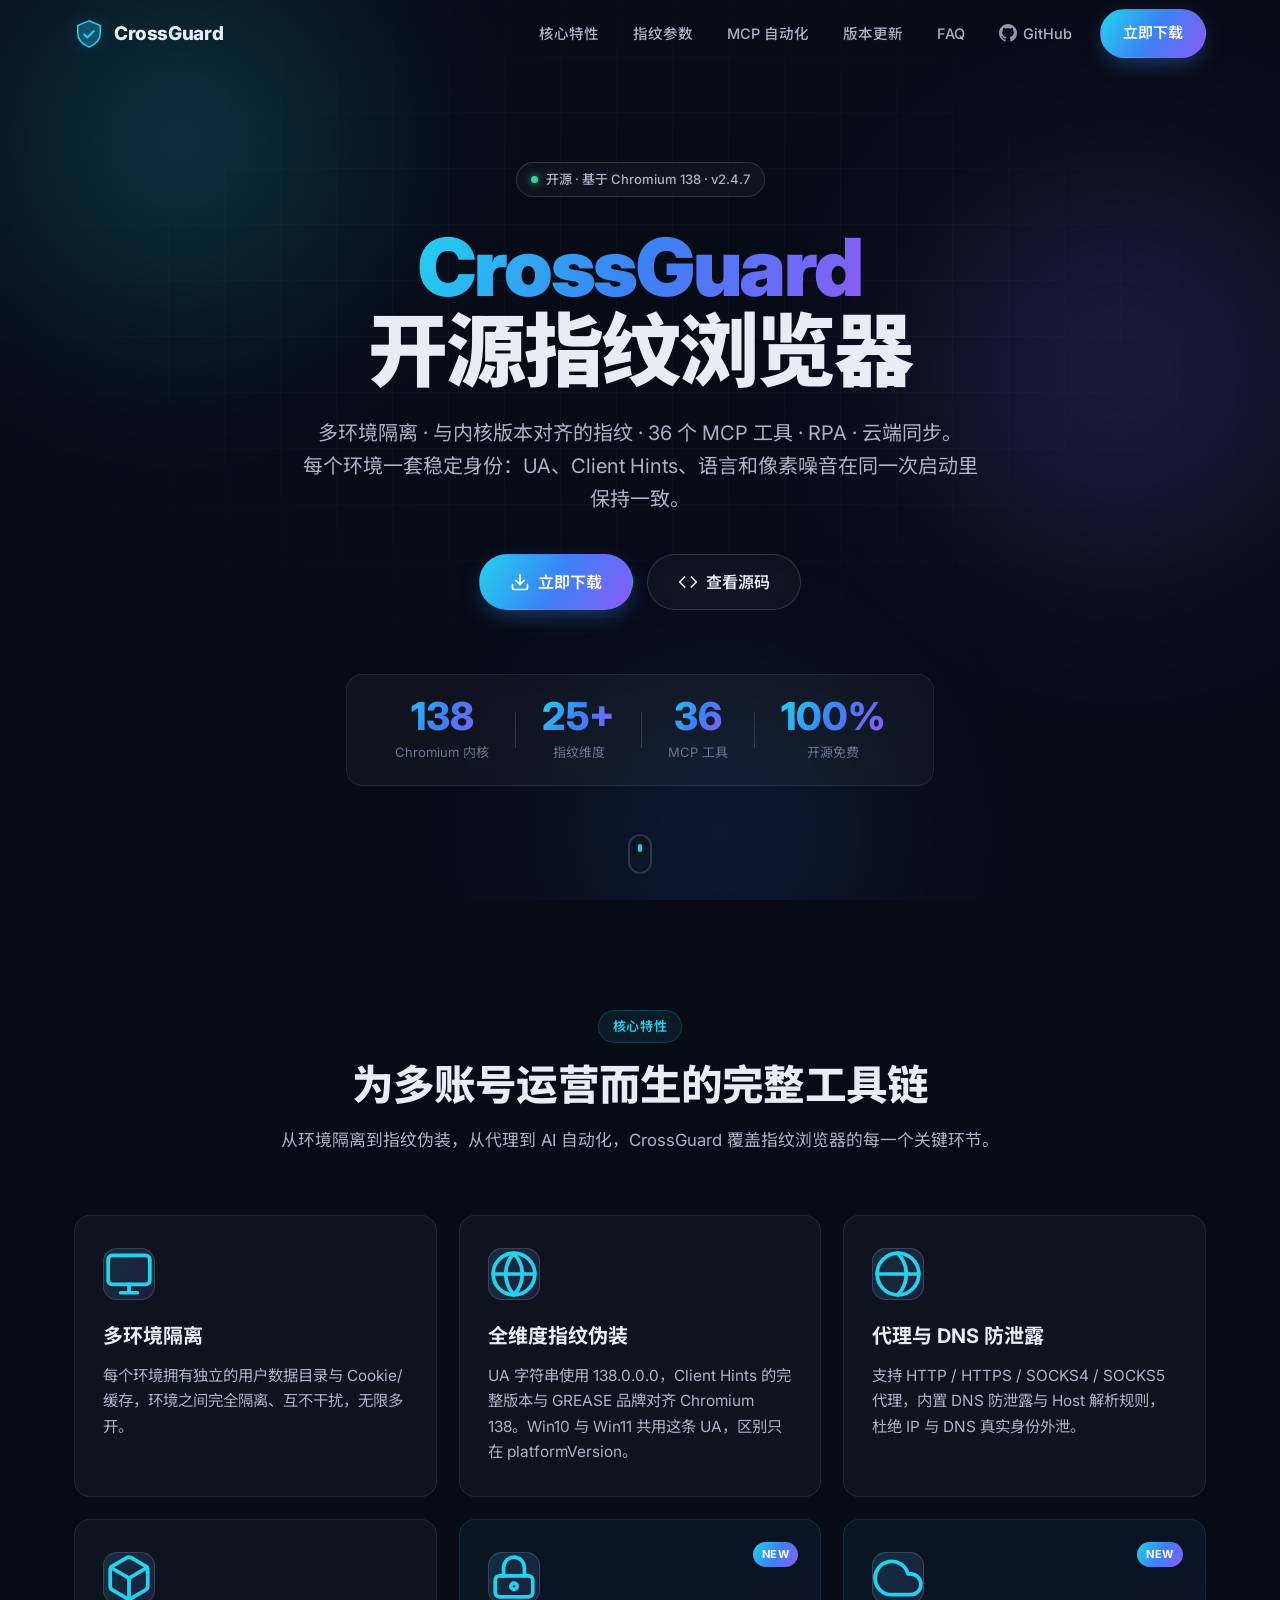
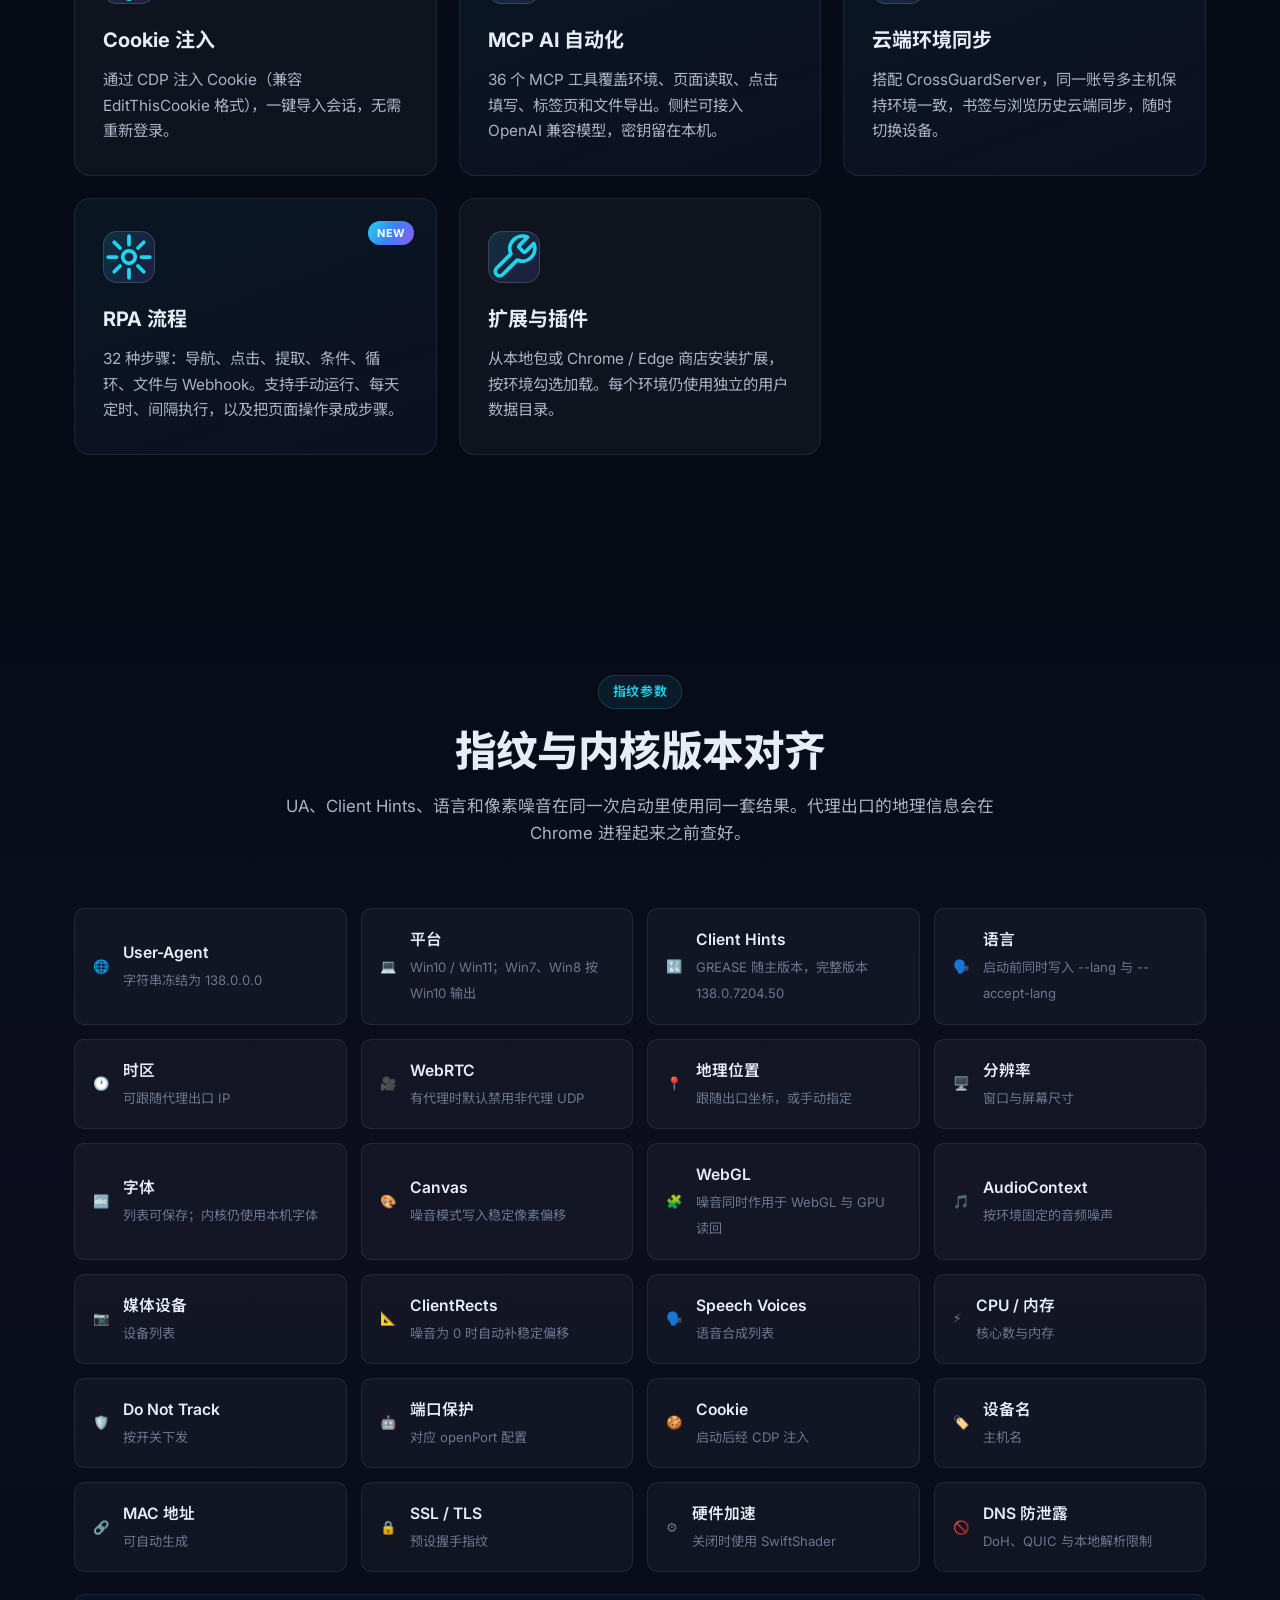
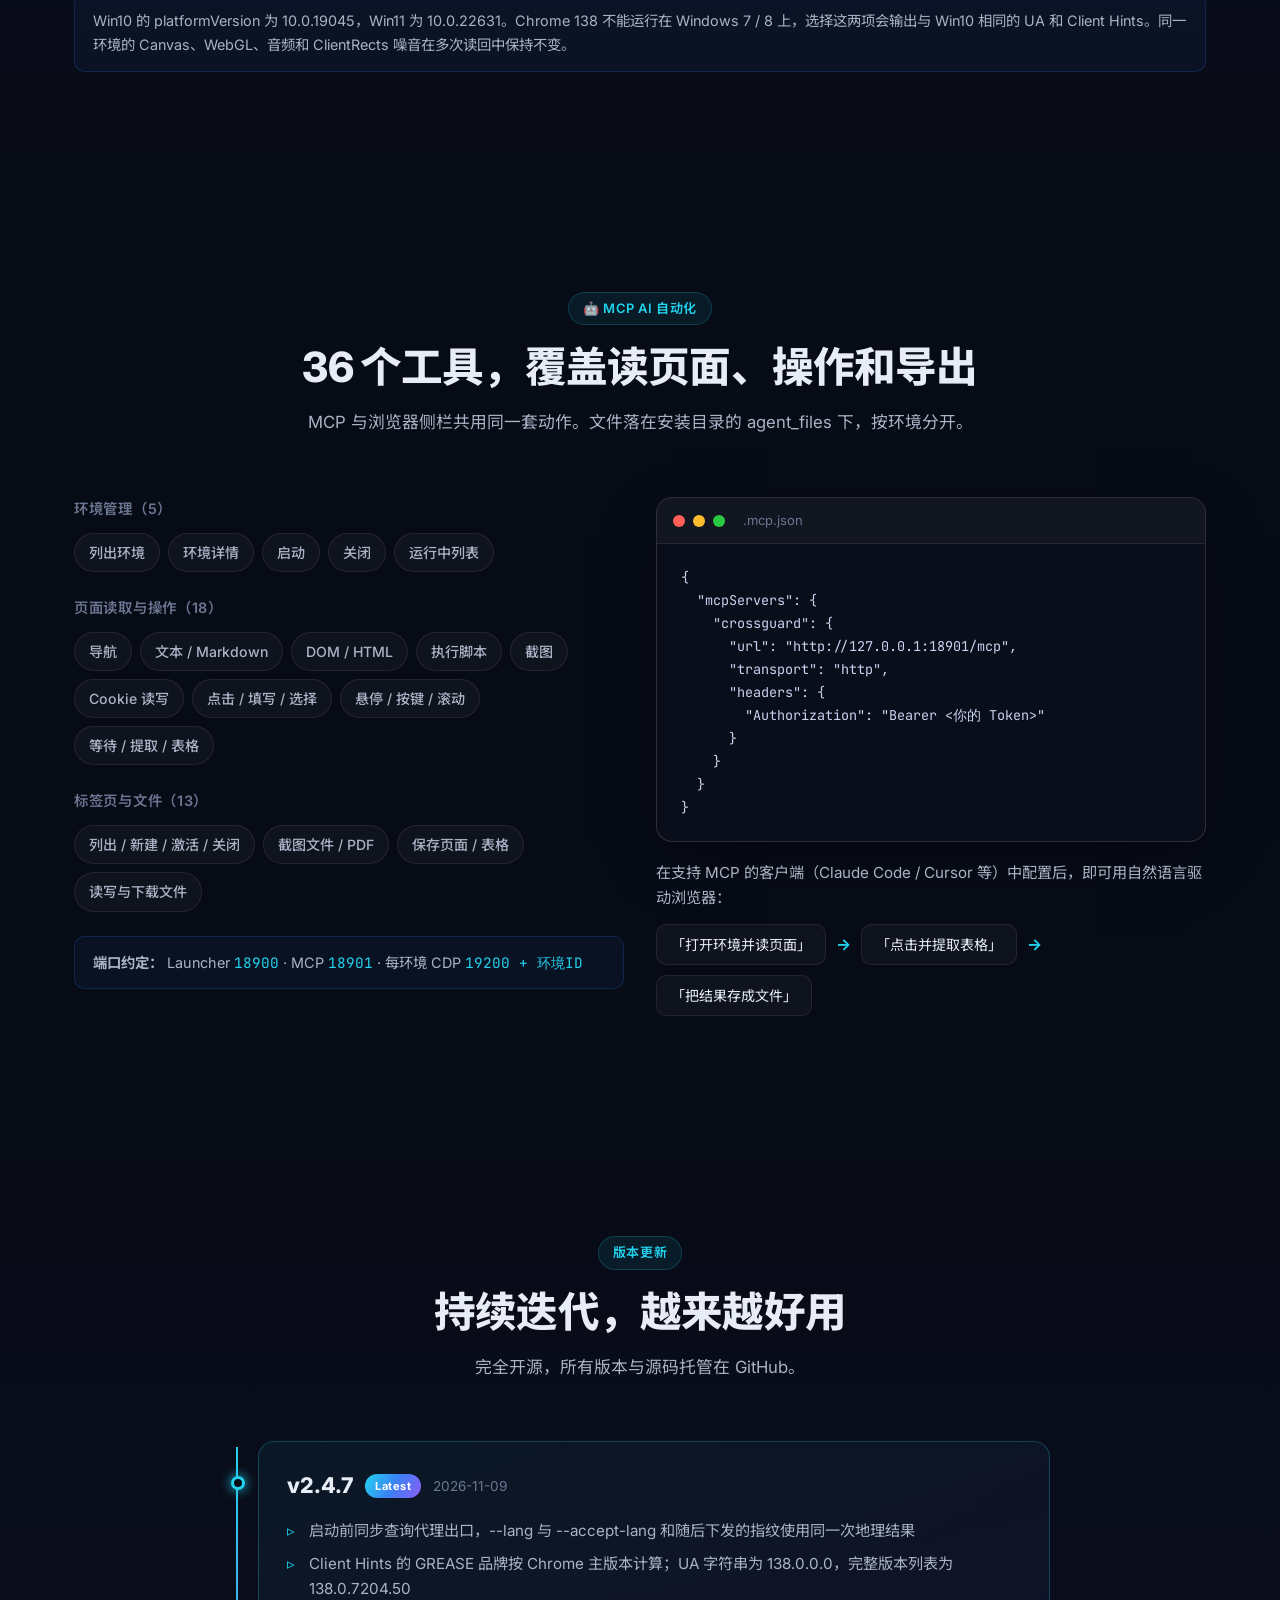
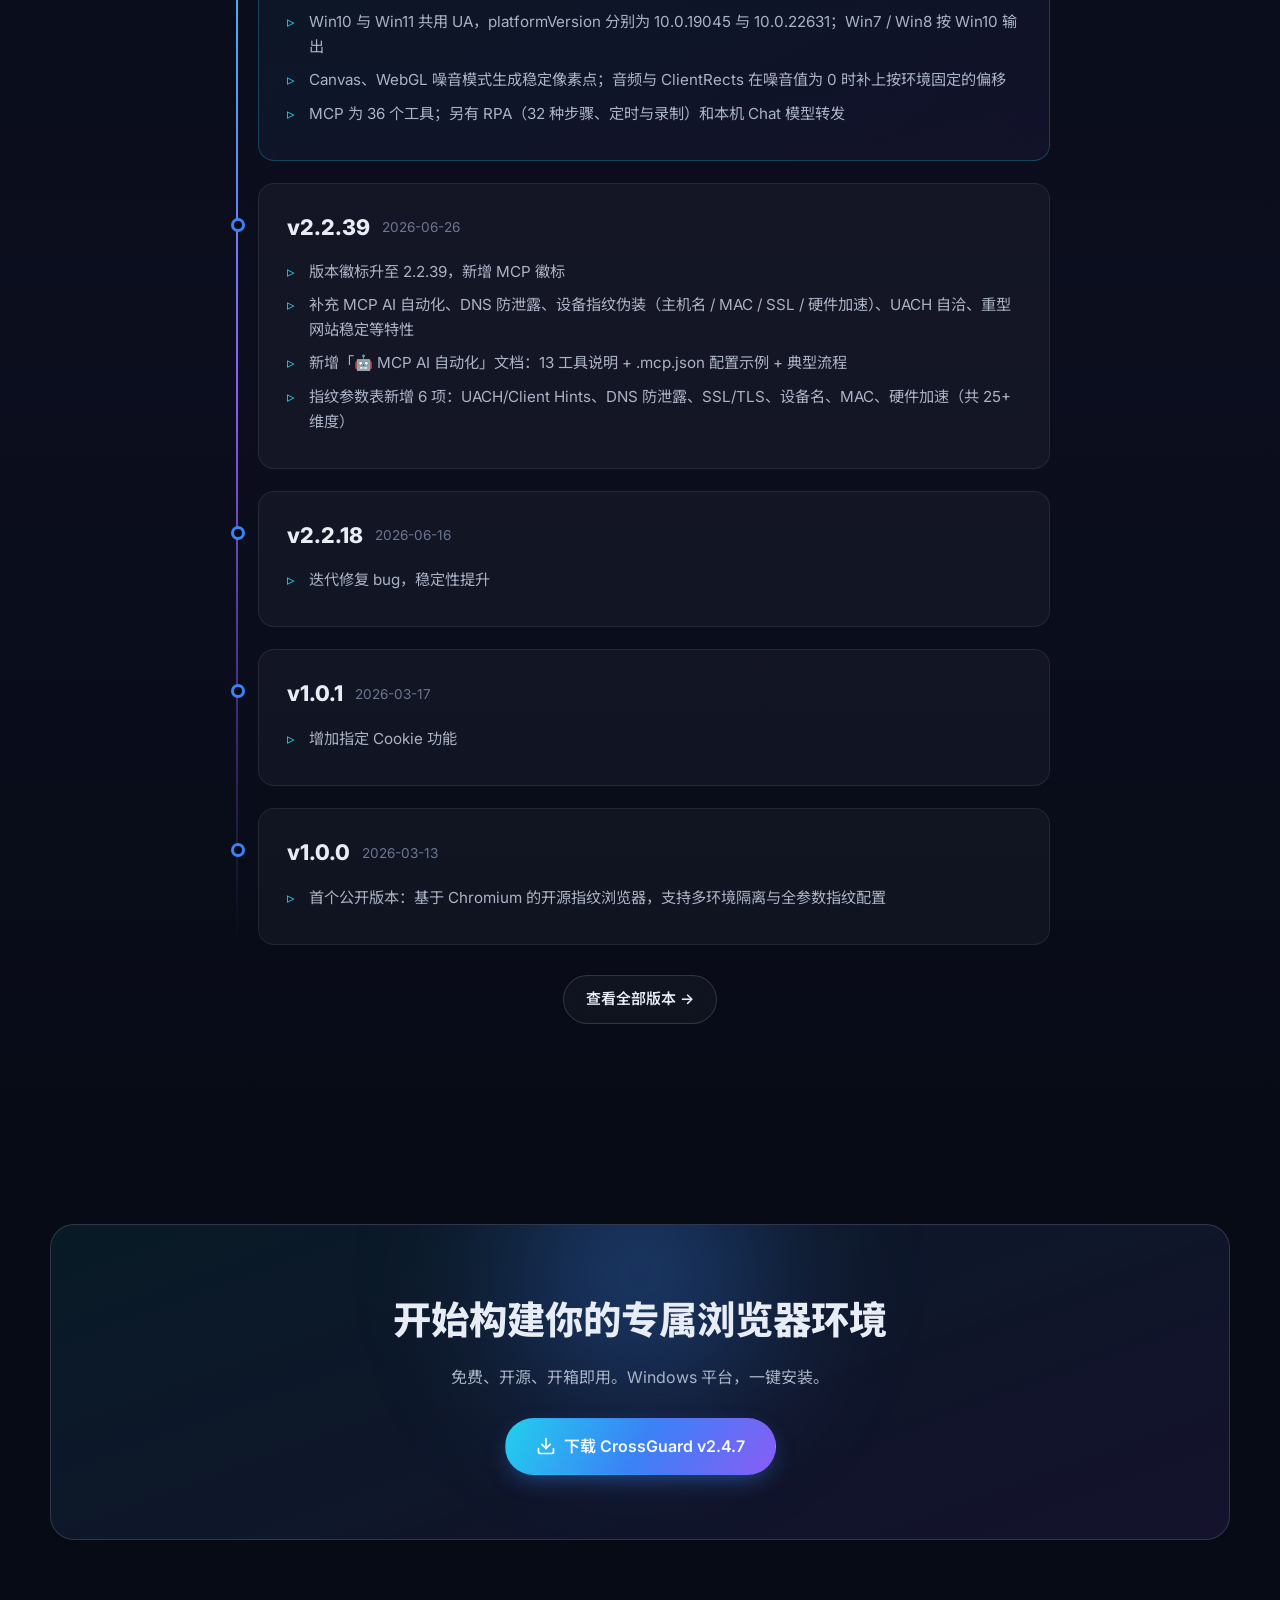
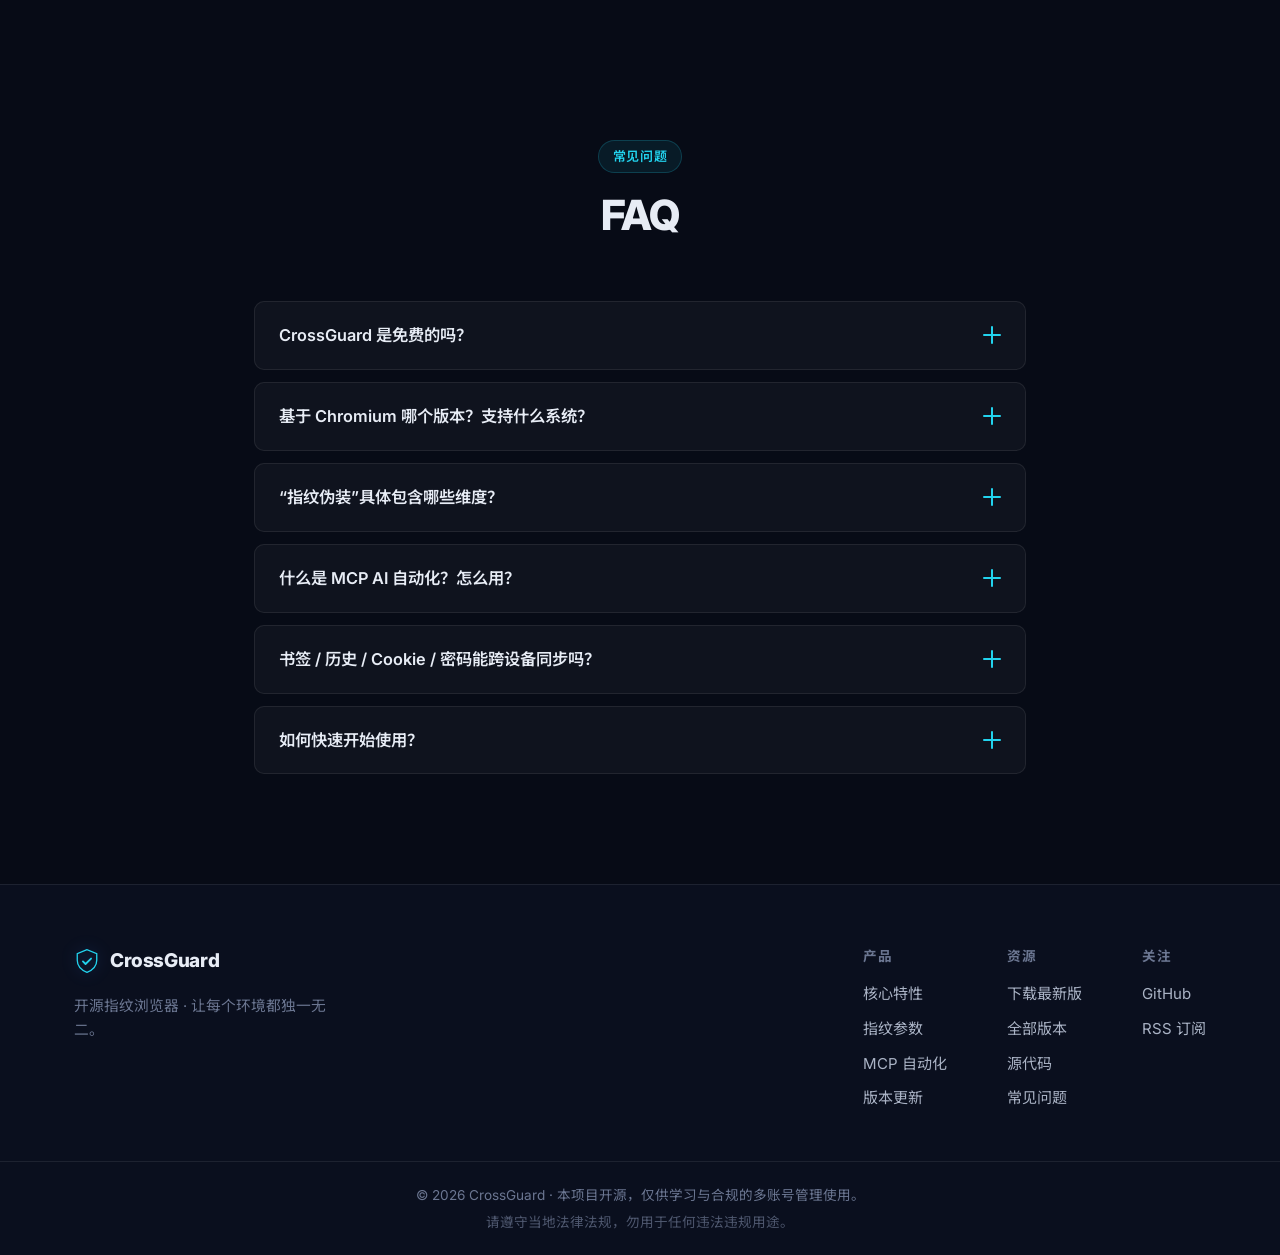
<file: index.html>
<!DOCTYPE html>
<html lang="zh-CN">
<head>
  <meta charset="UTF-8" />
  <meta name="viewport" content="width=device-width, initial-scale=1.0" />
  <title>CrossGuard — 开源指纹浏览器 | 多环境隔离 · 自洽指纹 · MCP / RPA 自动化</title>
  <meta name="description" content="CrossGuard 是一款基于 Chromium 138 的开源指纹浏览器。UA 与 Client Hints 对齐内核版本，语言在启动前按代理出口写好，Canvas / WebGL 噪音按环境固定。内置 36 个 MCP 工具、RPA 与云端环境同步。" />
  <meta name="keywords" content="CrossGuard,指纹浏览器,开源,反检测,Anti-Detect,Chromium,MCP,多开,指纹伪装" />

  <!-- Open Graph -->
  <meta property="og:title" content="CrossGuard — 开源指纹浏览器" />
  <meta property="og:description" content="基于 Chromium 138 · 多环境隔离 · UA 与 Client Hints 自洽 · 36 个 MCP 工具" />
  <meta property="og:type" content="website" />
  <meta property="og:url" content="https://github.com/sunny5156/CrossGuard" />

  <link rel="icon" type="image/svg+xml" href="assets/favicon.svg" />

  <!-- Fonts -->
  <link rel="preconnect" href="https://fonts.googleapis.com" />
  <link rel="preconnect" href="https://fonts.gstatic.com" crossorigin />
  <link href="https://fonts.googleapis.com/css2?family=Inter:wght@400;500;600;700;800;900&family=Noto+Sans+SC:wght@400;500;700;900&family=JetBrains+Mono:wght@400;500&display=swap" rel="stylesheet" />

  <link rel="stylesheet" href="css/style.css" />
</head>
<body>
  <!-- ===== Progress bar ===== -->
  <div class="scroll-progress" id="scrollProgress"></div>

  <!-- ===== Navbar ===== -->
  <header class="nav" id="nav">
    <div class="container nav-inner">
      <a href="#hero" class="brand" aria-label="CrossGuard">
        <span class="brand-logo">
          <svg viewBox="0 0 32 32" width="30" height="30" fill="none" aria-hidden="true">
            <path d="M16 2 4 7v8c0 8 5 12 12 15 7-3 12-7 12-15V7L16 2Z" fill="url(#g1)" opacity="0.25"/>
            <path d="M16 2 4 7v8c0 8 5 12 12 15 7-3 12-7 12-15V7L16 2Z" stroke="url(#g1)" stroke-width="1.6"/>
            <path d="M11 16.5l3.2 3.2L21 13" stroke="url(#g1)" stroke-width="2.2" stroke-linecap="round" stroke-linejoin="round"/>
            <defs><linearGradient id="g1" x1="4" y1="2" x2="28" y2="30"><stop stop-color="#22d3ee"/><stop offset=".5" stop-color="#3b82f6"/><stop offset="1" stop-color="#8b5cf6"/></linearGradient></defs>
          </svg>
        </span>
        <span class="brand-name">CrossGuard</span>
      </a>

      <nav class="nav-links" id="navLinks">
        <a href="#features" class="nav-link">核心特性</a>
        <a href="#fingerprint" class="nav-link">指纹参数</a>
        <a href="#mcp" class="nav-link">MCP 自动化</a>
        <a href="#releases" class="nav-link">版本更新</a>
        <a href="#faq" class="nav-link">FAQ</a>
        <a href="https://github.com/sunny5156/CrossGuard" class="nav-link nav-github" target="_blank" rel="noopener">
          <svg viewBox="0 0 16 16" width="18" height="18" fill="currentColor" aria-hidden="true"><path d="M8 0C3.58 0 0 3.58 0 8c0 3.54 2.29 6.53 5.47 7.59.4.07.55-.17.55-.38 0-.19-.01-.82-.01-1.49-2.01.37-2.53-.49-2.69-.94-.09-.23-.48-.94-.82-1.13-.28-.15-.68-.52-.01-.53.63-.01 1.08.58 1.23.82.72 1.21 1.87.87 2.33.66.07-.52.28-.87.51-1.07-1.78-.2-3.64-.89-3.64-3.95 0-.87.31-1.59.82-2.15-.08-.2-.36-1.02.08-2.12 0 0 .67-.21 2.2.82.64-.18 1.32-.27 2-.27.68 0 1.36.09 2 .27 1.53-1.04 2.2-.82 2.2-.82.44 1.1.16 1.92.08 2.12.51.56.82 1.27.82 2.15 0 3.07-1.87 3.75-3.65 3.95.29.25.54.73.54 1.48 0 1.07-.01 1.93-.01 2.2 0 .21.15.46.55.38A8.01 8.01 0 0 0 16 8c0-4.42-3.58-8-8-8Z"/></svg>
          GitHub
        </a>
        <a href="https://github.com/sunny5156/CrossGuard/releases/latest" class="btn btn-primary nav-cta" target="_blank" rel="noopener">立即下载</a>
      </nav>

      <button class="nav-toggle" id="navToggle" aria-label="菜单" aria-expanded="false">
        <span></span><span></span><span></span>
      </button>
    </div>
  </header>

  <!-- ===== Hero ===== -->
  <section class="hero" id="hero">
    <div class="hero-bg" aria-hidden="true">
      <div class="grid-overlay"></div>
      <div class="glow glow-1"></div>
      <div class="glow glow-2"></div>
      <div class="glow glow-3"></div>
    </div>
    <div class="container hero-inner">
      <span class="badge reveal">
        <span class="dot"></span> 开源 · 基于 Chromium 138 · v2.4.7
      </span>
      <h1 class="hero-title reveal">
        <span class="gradient-text">CrossGuard</span><br />
        开源指纹浏览器
      </h1>
      <p class="hero-sub reveal">
        多环境隔离 · 与内核版本对齐的指纹 · 36 个 MCP 工具 · RPA · 云端同步。<br />
        每个环境一套稳定身份：UA、Client Hints、语言和像素噪音在同一次启动里保持一致。
      </p>
      <div class="hero-cta reveal">
        <a href="https://github.com/sunny5156/CrossGuard/releases/latest" class="btn btn-primary btn-lg" target="_blank" rel="noopener">
          <svg viewBox="0 0 24 24" width="20" height="20" fill="none" stroke="currentColor" stroke-width="2" stroke-linecap="round" stroke-linejoin="round" aria-hidden="true"><path d="M21 15v4a2 2 0 0 1-2 2H5a2 2 0 0 1-2-2v-4"/><polyline points="7 10 12 15 17 10"/><line x1="12" y1="15" x2="12" y2="3"/></svg>
          立即下载
        </a>
        <a href="https://github.com/sunny5156/CrossGuard" class="btn btn-ghost btn-lg" target="_blank" rel="noopener">
          <svg viewBox="0 0 24 24" width="20" height="20" fill="none" stroke="currentColor" stroke-width="2" stroke-linecap="round" stroke-linejoin="round" aria-hidden="true"><polyline points="16 18 22 12 16 6"/><polyline points="8 6 2 12 8 18"/></svg>
          查看源码
        </a>
      </div>

      <div class="hero-stats reveal">
        <div class="stat"><div class="stat-num" data-target="138">0</div><div class="stat-label">Chromium 内核</div></div>
        <div class="stat-divider"></div>
        <div class="stat"><div class="stat-num" data-target="25" data-suffix="+">0</div><div class="stat-label">指纹维度</div></div>
        <div class="stat-divider"></div>
        <div class="stat"><div class="stat-num" data-target="36">0</div><div class="stat-label">MCP 工具</div></div>
        <div class="stat-divider"></div>
        <div class="stat"><div class="stat-num" data-target="100" data-suffix="%">0</div><div class="stat-label">开源免费</div></div>
      </div>
    </div>
    <div class="hero-scroll" aria-hidden="true">
      <span></span>
    </div>
  </section>

  <!-- ===== Features ===== -->
  <section class="section" id="features">
    <div class="container">
      <div class="section-head reveal">
        <span class="section-tag">核心特性</span>
        <h2 class="section-title">为多账号运营而生的完整工具链</h2>
        <p class="section-desc">从环境隔离到指纹伪装，从代理到 AI 自动化，CrossGuard 覆盖指纹浏览器的每一个关键环节。</p>
      </div>

      <div class="features-grid">
        <article class="feature-card reveal">
          <div class="feature-icon">
            <svg viewBox="0 0 24 24" fill="none" stroke="currentColor" stroke-width="1.8" stroke-linecap="round" stroke-linejoin="round"><rect x="2" y="3" width="20" height="14" rx="2"/><path d="M8 21h8M12 17v4"/></svg>
          </div>
          <h3>多环境隔离</h3>
          <p>每个环境拥有独立的用户数据目录与 Cookie/缓存，环境之间完全隔离、互不干扰，无限多开。</p>
        </article>

        <article class="feature-card reveal">
          <div class="feature-icon">
            <svg viewBox="0 0 24 24" fill="none" stroke="currentColor" stroke-width="1.8" stroke-linecap="round" stroke-linejoin="round"><circle cx="12" cy="12" r="10"/><path d="M2 12h20M12 2a15.3 15.3 0 0 1 4 10 15.3 15.3 0 0 1-4 10 15.3 15.3 0 0 1-4-10 15.3 15.3 0 0 1 4-10z"/></svg>
          </div>
          <h3>全维度指纹伪装</h3>
          <p>UA 字符串使用 138.0.0.0，Client Hints 的完整版本与 GREASE 品牌对齐 Chromium 138。Win10 与 Win11 共用这条 UA，区别只在 platformVersion。</p>
        </article>

        <article class="feature-card reveal">
          <div class="feature-icon">
            <svg viewBox="0 0 24 24" fill="none" stroke="currentColor" stroke-width="1.8" stroke-linecap="round" stroke-linejoin="round"><path d="M12 2a10 10 0 1 0 10 10A10 10 0 0 0 12 2z"/><path d="M2 12h20"/><path d="M12 2a15.3 15.3 0 0 1 4 10 15.3 15.3 0 0 1-4 10"/></svg>
          </div>
          <h3>代理与 DNS 防泄露</h3>
          <p>支持 HTTP / HTTPS / SOCKS4 / SOCKS5 代理，内置 DNS 防泄露与 Host 解析规则，杜绝 IP 与 DNS 真实身份外泄。</p>
        </article>

        <article class="feature-card reveal">
          <div class="feature-icon">
            <svg viewBox="0 0 24 24" fill="none" stroke="currentColor" stroke-width="1.8" stroke-linecap="round" stroke-linejoin="round"><path d="M21 16V8a2 2 0 0 0-1-1.73l-7-4a2 2 0 0 0-2 0l-7 4A2 2 0 0 0 3 8v8a2 2 0 0 0 1 1.73l7 4a2 2 0 0 0 2 0l7-4A2 2 0 0 0 21 16z"/><path d="M3.27 6.96 12 12.01l8.73-5.05M12 22.08V12"/></svg>
          </div>
          <h3>Cookie 注入</h3>
          <p>通过 CDP 注入 Cookie（兼容 EditThisCookie 格式），一键导入会话，无需重新登录。</p>
        </article>

        <article class="feature-card reveal highlight">
          <div class="feature-icon">
            <svg viewBox="0 0 24 24" fill="none" stroke="currentColor" stroke-width="1.8" stroke-linecap="round" stroke-linejoin="round"><rect x="3" y="11" width="18" height="10" rx="2"/><path d="M7 11V7a5 5 0 0 1 10 0v4"/><circle cx="12" cy="16" r="1.5"/></svg>
          </div>
          <span class="card-tag">NEW</span>
          <h3>MCP AI 自动化</h3>
          <p>36 个 MCP 工具覆盖环境、页面读取、点击填写、标签页和文件导出。侧栏可接入 OpenAI 兼容模型，密钥留在本机。</p>
        </article>

        <article class="feature-card reveal highlight">
          <div class="feature-icon">
            <svg viewBox="0 0 24 24" fill="none" stroke="currentColor" stroke-width="1.8" stroke-linecap="round" stroke-linejoin="round"><path d="M18 10h-1.26A8 8 0 1 0 9 20h9a5 5 0 0 0 0-10z"/></svg>
          </div>
          <span class="card-tag">NEW</span>
          <h3>云端环境同步</h3>
          <p>搭配 CrossGuardServer，同一账号多主机保持环境一致，书签与浏览历史云端同步，随时切换设备。</p>
        </article>

        <article class="feature-card reveal highlight">
          <div class="feature-icon">
            <svg viewBox="0 0 24 24" fill="none" stroke="currentColor" stroke-width="1.8" stroke-linecap="round" stroke-linejoin="round"><path d="M12 2v4M12 18v4M4.9 4.9l2.8 2.8M16.3 16.3l2.8 2.8M2 12h4M18 12h4M4.9 19.1l2.8-2.8M16.3 7.7l2.8-2.8"/><circle cx="12" cy="12" r="3"/></svg>
          </div>
          <span class="card-tag">NEW</span>
          <h3>RPA 流程</h3>
          <p>32 种步骤：导航、点击、提取、条件、循环、文件与 Webhook。支持手动运行、每天定时、间隔执行，以及把页面操作录成步骤。</p>
        </article>

        <article class="feature-card reveal">
          <div class="feature-icon">
            <svg viewBox="0 0 24 24" fill="none" stroke="currentColor" stroke-width="1.8" stroke-linecap="round" stroke-linejoin="round"><path d="M14.7 6.3a1 1 0 0 0 0 1.4l1.6 1.6a1 1 0 0 0 1.4 0l3.77-3.77a6 6 0 0 1-7.94 7.94l-6.91 6.91a2.12 2.12 0 0 1-3-3l6.91-6.91a6 6 0 0 1 7.94-7.94l-3.76 3.76z"/></svg>
          </div>
          <h3>扩展与插件</h3>
          <p>从本地包或 Chrome / Edge 商店安装扩展，按环境勾选加载。每个环境仍使用独立的用户数据目录。</p>
        </article>
      </div>
    </div>
  </section>

  <!-- ===== Fingerprint params ===== -->
  <section class="section section-alt" id="fingerprint">
    <div class="container">
      <div class="section-head reveal">
        <span class="section-tag">指纹参数</span>
        <h2 class="section-title">指纹与内核版本对齐</h2>
        <p class="section-desc">UA、Client Hints、语言和像素噪音在同一次启动里使用同一套结果。代理出口的地理信息会在 Chrome 进程起来之前查好。</p>
      </div>

      <div class="fp-grid">
        <div class="fp-item reveal"><span class="fp-ico">🌐</span><div><strong>User-Agent</strong><span>字符串冻结为 138.0.0.0</span></div></div>
        <div class="fp-item reveal"><span class="fp-ico">💻</span><div><strong>平台</strong><span>Win10 / Win11；Win7、Win8 按 Win10 输出</span></div></div>
        <div class="fp-item reveal"><span class="fp-ico">🔣</span><div><strong>Client Hints</strong><span>GREASE 随主版本，完整版本 138.0.7204.50</span></div></div>
        <div class="fp-item reveal"><span class="fp-ico">🗣️</span><div><strong>语言</strong><span>启动前同时写入 --lang 与 --accept-lang</span></div></div>
        <div class="fp-item reveal"><span class="fp-ico">🕐</span><div><strong>时区</strong><span>可跟随代理出口 IP</span></div></div>
        <div class="fp-item reveal"><span class="fp-ico">🎥</span><div><strong>WebRTC</strong><span>有代理时默认禁用非代理 UDP</span></div></div>
        <div class="fp-item reveal"><span class="fp-ico">📍</span><div><strong>地理位置</strong><span>跟随出口坐标，或手动指定</span></div></div>
        <div class="fp-item reveal"><span class="fp-ico">🖥️</span><div><strong>分辨率</strong><span>窗口与屏幕尺寸</span></div></div>
        <div class="fp-item reveal"><span class="fp-ico">🔤</span><div><strong>字体</strong><span>列表可保存；内核仍使用本机字体</span></div></div>
        <div class="fp-item reveal"><span class="fp-ico">🎨</span><div><strong>Canvas</strong><span>噪音模式写入稳定像素偏移</span></div></div>
        <div class="fp-item reveal"><span class="fp-ico">🧩</span><div><strong>WebGL</strong><span>噪音同时作用于 WebGL 与 GPU 读回</span></div></div>
        <div class="fp-item reveal"><span class="fp-ico">🎵</span><div><strong>AudioContext</strong><span>按环境固定的音频噪声</span></div></div>
        <div class="fp-item reveal"><span class="fp-ico">📷</span><div><strong>媒体设备</strong><span>设备列表</span></div></div>
        <div class="fp-item reveal"><span class="fp-ico">📐</span><div><strong>ClientRects</strong><span>噪音为 0 时自动补稳定偏移</span></div></div>
        <div class="fp-item reveal"><span class="fp-ico">🗣️</span><div><strong>Speech Voices</strong><span>语音合成列表</span></div></div>
        <div class="fp-item reveal"><span class="fp-ico">⚡</span><div><strong>CPU / 内存</strong><span>核心数与内存</span></div></div>
        <div class="fp-item reveal"><span class="fp-ico">🛡️</span><div><strong>Do Not Track</strong><span>按开关下发</span></div></div>
        <div class="fp-item reveal"><span class="fp-ico">🤖</span><div><strong>端口保护</strong><span>对应 openPort 配置</span></div></div>
        <div class="fp-item reveal"><span class="fp-ico">🍪</span><div><strong>Cookie</strong><span>启动后经 CDP 注入</span></div></div>
        <div class="fp-item reveal"><span class="fp-ico">🏷️</span><div><strong>设备名</strong><span>主机名</span></div></div>
        <div class="fp-item reveal"><span class="fp-ico">🔗</span><div><strong>MAC 地址</strong><span>可自动生成</span></div></div>
        <div class="fp-item reveal"><span class="fp-ico">🔒</span><div><strong>SSL / TLS</strong><span>预设握手指纹</span></div></div>
        <div class="fp-item reveal"><span class="fp-ico">⚙️</span><div><strong>硬件加速</strong><span>关闭时使用 SwiftShader</span></div></div>
        <div class="fp-item reveal"><span class="fp-ico">🚫</span><div><strong>DNS 防泄露</strong><span>DoH、QUIC 与本地解析限制</span></div></div>
      </div>
      <p class="mcp-note reveal" style="margin-top:22px">Win10 的 platformVersion 为 10.0.19045，Win11 为 10.0.22631。Chrome 138 不能运行在 Windows 7 / 8 上，选择这两项会输出与 Win10 相同的 UA 和 Client Hints。同一环境的 Canvas、WebGL、音频和 ClientRects 噪音在多次读回中保持不变。</p>
    </div>
  </section>

  <!-- ===== MCP ===== -->
  <section class="section" id="mcp">
    <div class="container">
      <div class="section-head reveal">
        <span class="section-tag">🤖 MCP AI 自动化</span>
        <h2 class="section-title">36 个工具，覆盖读页面、操作和导出</h2>
        <p class="section-desc">MCP 与浏览器侧栏共用同一套动作。文件落在安装目录的 agent_files 下，按环境分开。</p>
      </div>

      <div class="mcp-layout">
        <div class="mcp-left reveal">
          <div class="mcp-tools">
            <div class="mcp-tool-group">
              <h4>环境管理（5）</h4>
              <div class="chips">
                <span class="chip">列出环境</span>
                <span class="chip">环境详情</span>
                <span class="chip">启动</span>
                <span class="chip">关闭</span>
                <span class="chip">运行中列表</span>
              </div>
            </div>
            <div class="mcp-tool-group">
              <h4>页面读取与操作（18）</h4>
              <div class="chips">
                <span class="chip">导航</span>
                <span class="chip">文本 / Markdown</span>
                <span class="chip">DOM / HTML</span>
                <span class="chip">执行脚本</span>
                <span class="chip">截图</span>
                <span class="chip">Cookie 读写</span>
                <span class="chip">点击 / 填写 / 选择</span>
                <span class="chip">悬停 / 按键 / 滚动</span>
                <span class="chip">等待 / 提取 / 表格</span>
              </div>
            </div>
            <div class="mcp-tool-group">
              <h4>标签页与文件（13）</h4>
              <div class="chips">
                <span class="chip">列出 / 新建 / 激活 / 关闭</span>
                <span class="chip">截图文件 / PDF</span>
                <span class="chip">保存页面 / 表格</span>
                <span class="chip">读写与下载文件</span>
              </div>
            </div>
          </div>
          <div class="mcp-note">
            <strong>端口约定：</strong>
            Launcher <code>18900</code> · MCP <code>18901</code> · 每环境 CDP <code>19200 + 环境ID</code>
          </div>
        </div>

        <div class="mcp-right reveal">
          <div class="code-card">
            <div class="code-head">
              <span class="code-dot red"></span><span class="code-dot yellow"></span><span class="code-dot green"></span>
              <span class="code-name">.mcp.json</span>
            </div>
<pre class="code-body"><code>{
  "mcpServers": {
    "crossguard": {
      "url": "http://127.0.0.1:18901/mcp",
      "transport": "http",
      "headers": {
        "Authorization": "Bearer &lt;你的 Token&gt;"
      }
    }
  }
}</code></pre>
          </div>
          <p class="mcp-caption">在支持 MCP 的客户端（Claude Code / Cursor 等）中配置后，即可用自然语言驱动浏览器：</p>
          <div class="mcp-flow">
            <span class="flow-step">「打开环境并读页面」</span>
            <span class="flow-arrow">→</span>
            <span class="flow-step">「点击并提取表格」</span>
            <span class="flow-arrow">→</span>
            <span class="flow-step">「把结果存成文件」</span>
          </div>
        </div>
      </div>
    </div>
  </section>

  <!-- ===== Releases ===== -->
  <section class="section section-alt" id="releases">
    <div class="container">
      <div class="section-head reveal">
        <span class="section-tag">版本更新</span>
        <h2 class="section-title">持续迭代，越来越好用</h2>
        <p class="section-desc">完全开源，所有版本与源码托管在 GitHub。</p>
      </div>

      <div class="timeline">
        <div class="release reveal latest">
          <div class="release-meta">
            <span class="ver">v2.4.7</span>
            <span class="tag-latest">Latest</span>
            <span class="date">2026-11-09</span>
          </div>
          <ul class="release-notes">
            <li>启动前同步查询代理出口，--lang 与 --accept-lang 和随后下发的指纹使用同一次地理结果</li>
            <li>Client Hints 的 GREASE 品牌按 Chrome 主版本计算；UA 字符串为 138.0.0.0，完整版本列表为 138.0.7204.50</li>
            <li>Win10 与 Win11 共用 UA，platformVersion 分别为 10.0.19045 与 10.0.22631；Win7 / Win8 按 Win10 输出</li>
            <li>Canvas、WebGL 噪音模式生成稳定像素点；音频与 ClientRects 在噪音值为 0 时补上按环境固定的偏移</li>
            <li>MCP 为 36 个工具；另有 RPA（32 种步骤、定时与录制）和本机 Chat 模型转发</li>
          </ul>
        </div>

        <div class="release reveal">
          <div class="release-meta">
            <span class="ver">v2.2.39</span>
            <span class="date">2026-06-26</span>
          </div>
          <ul class="release-notes">
            <li>版本徽标升至 2.2.39，新增 MCP 徽标</li>
            <li>补充 MCP AI 自动化、DNS 防泄露、设备指纹伪装（主机名 / MAC / SSL / 硬件加速）、UACH 自洽、重型网站稳定等特性</li>
            <li>新增「🤖 MCP AI 自动化」文档：13 工具说明 + .mcp.json 配置示例 + 典型流程</li>
            <li>指纹参数表新增 6 项：UACH/Client Hints、DNS 防泄露、SSL/TLS、设备名、MAC、硬件加速（共 25+ 维度）</li>
          </ul>
        </div>

        <div class="release reveal">
          <div class="release-meta">
            <span class="ver">v2.2.18</span>
            <span class="date">2026-06-16</span>
          </div>
          <ul class="release-notes">
            <li>迭代修复 bug，稳定性提升</li>
          </ul>
        </div>

        <div class="release reveal">
          <div class="release-meta">
            <span class="ver">v1.0.1</span>
            <span class="date">2026-03-17</span>
          </div>
          <ul class="release-notes">
            <li>增加指定 Cookie 功能</li>
          </ul>
        </div>

        <div class="release reveal">
          <div class="release-meta">
            <span class="ver">v1.0.0</span>
            <span class="date">2026-03-13</span>
          </div>
          <ul class="release-notes">
            <li>首个公开版本：基于 Chromium 的开源指纹浏览器，支持多环境隔离与全参数指纹配置</li>
          </ul>
        </div>
      </div>

      <div class="release-more reveal">
        <a href="https://github.com/sunny5156/CrossGuard/releases" class="btn btn-ghost" target="_blank" rel="noopener">查看全部版本 →</a>
      </div>
    </div>
  </section>

  <!-- ===== Download CTA ===== -->
  <section class="cta-band">
    <div class="container cta-inner reveal">
      <div class="cta-glow"></div>
      <h2>开始构建你的专属浏览器环境</h2>
      <p>免费、开源、开箱即用。Windows 平台，一键安装。</p>
      <a href="https://github.com/sunny5156/CrossGuard/releases/latest" class="btn btn-primary btn-lg" target="_blank" rel="noopener">
        <svg viewBox="0 0 24 24" width="20" height="20" fill="none" stroke="currentColor" stroke-width="2" stroke-linecap="round" stroke-linejoin="round" aria-hidden="true"><path d="M21 15v4a2 2 0 0 1-2 2H5a2 2 0 0 1-2-2v-4"/><polyline points="7 10 12 15 17 10"/><line x1="12" y1="15" x2="12" y2="3"/></svg>
        下载 CrossGuard v2.4.7
      </a>
    </div>
  </section>

  <!-- ===== FAQ ===== -->
  <section class="section" id="faq">
    <div class="container container-narrow">
      <div class="section-head reveal">
        <span class="section-tag">常见问题</span>
        <h2 class="section-title">FAQ</h2>
      </div>

      <div class="faq-list">
        <details class="faq-item reveal">
          <summary>CrossGuard 是免费的吗？<span class="faq-icon"></span></summary>
          <div class="faq-answer"><p>是的。CrossGuard 完全开源免费，源码与所有发布版本均托管在 GitHub（<a href="https://github.com/sunny5156/CrossGuard" target="_blank" rel="noopener">sunny5156/CrossGuard</a>）。</p></div>
        </details>

        <details class="faq-item reveal">
          <summary>基于 Chromium 哪个版本？支持什么系统？<span class="faq-icon"></span></summary>
          <div class="faq-answer"><p>当前安装包版本为 <strong>v2.4.7</strong>，内核是自编译的 <strong>Chromium 138.0.7204.50</strong>。支持 <strong>Windows 10 / 11</strong>。界面里的 Windows 7 / 8 选项会输出与 Windows 10 相同的 UA，因为 Chrome 138 不能运行在这些系统上。</p></div>
        </details>

        <details class="faq-item reveal">
          <summary>“指纹伪装”具体包含哪些维度？<span class="faq-icon"></span></summary>
          <div class="faq-answer"><p>UA 字符串是 <code>Chrome/138.0.0.0</code>，Client Hints 的完整版本是 <code>138.0.7204.50</code>，GREASE 品牌按这个主版本计算。语言在进程启动前按代理出口写入。Canvas 与 WebGL 的噪音是按环境固定的像素偏移，同一环境多次读回一致。字体列表可以保存在配置里，当前内核仍使用本机字体。</p></div>
        </details>

        <details class="faq-item reveal">
          <summary>什么是 MCP AI 自动化？怎么用？<span class="faq-icon"></span></summary>
          <div class="faq-answer"><p>管理界面可启动 MCP 服务（<code>127.0.0.1:18901</code>），Token 写在本机。36 个工具分成环境管理、页面读取与操作、标签页和文件导出。配置 <code>.mcp.json</code> 后，可在 Claude Code、Cursor 等客户端里用自然语言驱动对应环境。RPA 是另一套可定时的步骤流程，不经过 MCP。</p></div>
        </details>

        <details class="faq-item reveal">
          <summary>书签 / 历史 / Cookie / 密码能跨设备同步吗？<span class="faq-icon"></span></summary>
          <div class="faq-answer"><p>搭配 <strong>CrossGuardServer</strong> 可实现同一账号多主机环境同步：当前已支持 <strong>书签 + 浏览历史</strong> 的云端同步。Cookie 与账号密码因涉及本机密钥绑定（App-Bound Encryption），将在后续版本通过 CDP / 密钥搬运方案支持。</p></div>
        </details>

        <details class="faq-item reveal">
          <summary>如何快速开始使用？<span class="faq-icon"></span></summary>
          <div class="faq-answer"><p>① 从 GitHub Releases 下载安装包；② 安装并启动 CrossGuard；③ 新建一个环境；④ 配置指纹与代理参数；⑤ 点击启动即可使用。环境数据互相隔离，可无限多开。</p></div>
        </details>
      </div>
    </div>
  </section>

  <!-- ===== Footer ===== -->
  <footer class="footer">
    <div class="container footer-inner">
      <div class="footer-brand">
        <a href="#hero" class="brand">
          <span class="brand-logo">
            <svg viewBox="0 0 32 32" width="26" height="26" fill="none" aria-hidden="true">
              <path d="M16 2 4 7v8c0 8 5 12 12 15 7-3 12-7 12-15V7L16 2Z" stroke="url(#g2)" stroke-width="1.6"/>
              <path d="M11 16.5l3.2 3.2L21 13" stroke="url(#g2)" stroke-width="2.2" stroke-linecap="round" stroke-linejoin="round"/>
              <defs><linearGradient id="g2" x1="4" y1="2" x2="28" y2="30"><stop stop-color="#22d3ee"/><stop offset="1" stop-color="#8b5cf6"/></linearGradient></defs>
            </svg>
          </span>
          <span class="brand-name">CrossGuard</span>
        </a>
        <p class="footer-tag">开源指纹浏览器 · 让每个环境都独一无二。</p>
      </div>

      <div class="footer-cols">
        <div class="footer-col">
          <h5>产品</h5>
          <a href="#features">核心特性</a>
          <a href="#fingerprint">指纹参数</a>
          <a href="#mcp">MCP 自动化</a>
          <a href="#releases">版本更新</a>
        </div>
        <div class="footer-col">
          <h5>资源</h5>
          <a href="https://github.com/sunny5156/CrossGuard/releases/latest" target="_blank" rel="noopener">下载最新版</a>
          <a href="https://github.com/sunny5156/CrossGuard/releases" target="_blank" rel="noopener">全部版本</a>
          <a href="https://github.com/sunny5156/CrossGuard" target="_blank" rel="noopener">源代码</a>
          <a href="#faq">常见问题</a>
        </div>
        <div class="footer-col">
          <h5>关注</h5>
          <a href="https://github.com/sunny5156/CrossGuard" target="_blank" rel="noopener">GitHub</a>
          <a href="https://github.com/sunny5156/CrossGuard/releases.atom" target="_blank" rel="noopener">RSS 订阅</a>
        </div>
      </div>
    </div>
    <div class="footer-bottom">
      <div class="container">
        <p>© <span id="year">2026</span> CrossGuard · 本项目开源，仅供学习与合规的多账号管理使用。</p>
        <p class="footer-disclaimer">请遵守当地法律法规，勿用于任何违法违规用途。</p>
      </div>
    </div>
  </footer>

  <script src="js/main.js"></script>
</body>
</html>
</file>
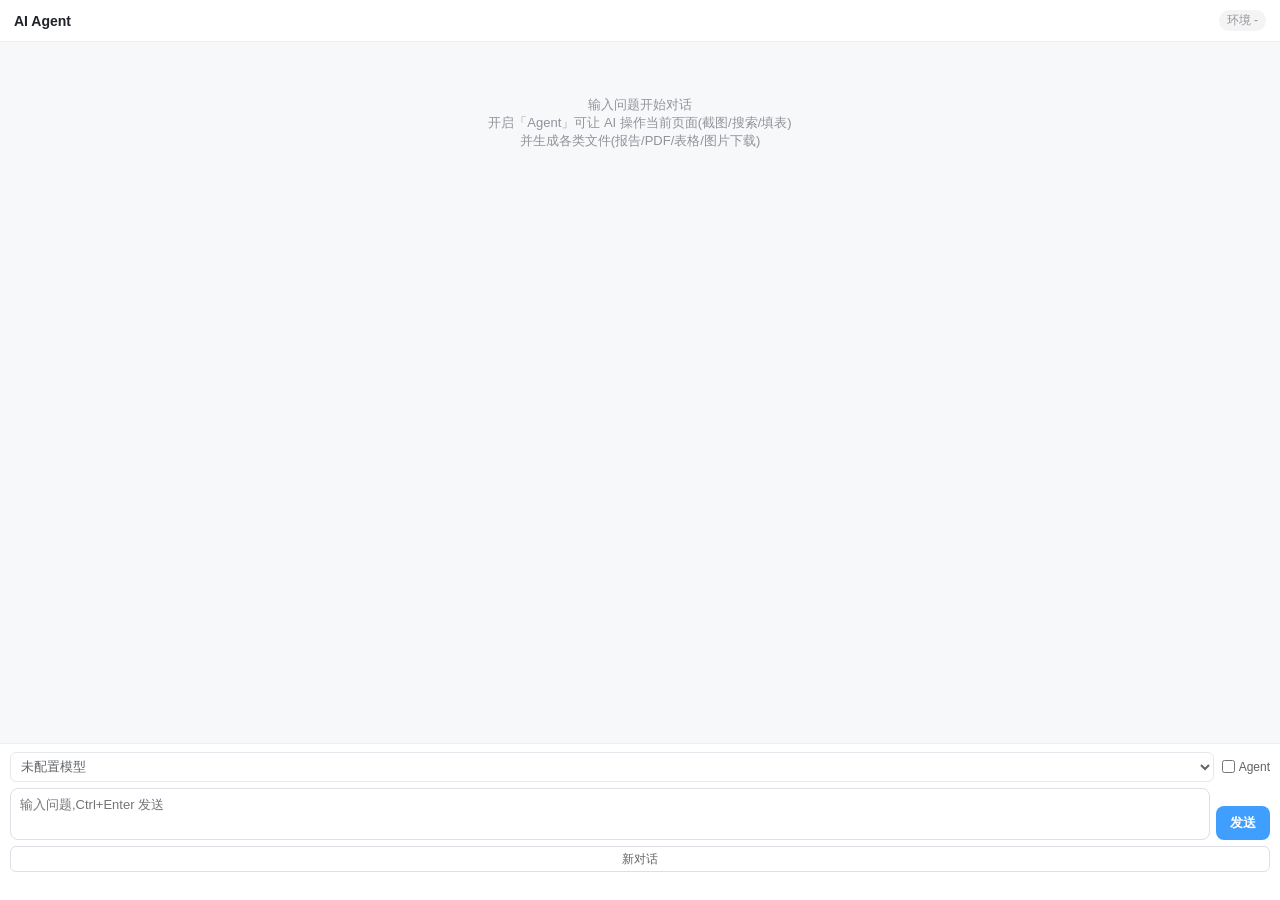
<file: chrome/browser/resources/crossguard_chat/chat.html>
<!DOCTYPE html>
<html dir="ltr" lang="zh-CN">
<head>
  <meta charset="utf-8">
  <title>CrossGuard AI</title>
  <link rel="stylesheet" href="chat.css?v=4">
</head>
<body>
  <!-- launcher 注入 window.__CG__ = {profileId, launcherPort} -->
  <div class="panel" id="panel">
    <div class="header">
      <span class="title">AI Agent</span>
      <span class="env-badge" id="env-badge">环境 -</span>
    </div>
    <div class="messages" id="messages"></div>
    <div class="footer">
      <div class="toolbar">
        <select class="model" id="model"></select>
        <label class="toggle" title="让 AI 调用工具操作当前浏览器(截图/点击/填表等)">
          <input type="checkbox" id="agent"> Agent
        </label>
      </div>
      <div class="input-row">
        <textarea class="input" id="input" placeholder="输入问题,Ctrl+Enter 发送" rows="2"></textarea>
        <button class="send" id="send">发送</button>
      </div>
      <div class="actions">
        <button id="new">新对话</button>
        <button id="stop" class="danger hidden">停止</button>
      </div>
      <div class="hint" id="hint"></div>
    </div>
  </div>
  <script>window.__CG__ = { profileId: $i18nRaw{profileId}, launcherPort: $i18nRaw{launcherPort} };</script>
  <script src="chat.js?v=4"></script>
</body>
</html>
</file>
<file: css/style.css>
/* ============================================================
   CrossGuard — 开源指纹浏览器 站点样式
   深色科技风 · cyan→blue→violet 渐变 · glassmorphism
   ============================================================ */

/* ---------- Variables ---------- */
:root {
  --bg: #070b16;
  --bg-2: #0b1020;
  --bg-alt: #0a0f1e;
  --surface: rgba(255, 255, 255, 0.035);
  --surface-2: rgba(255, 255, 255, 0.06);
  --border: rgba(255, 255, 255, 0.08);
  --border-strong: rgba(255, 255, 255, 0.14);

  --text: #e7ecf5;
  --text-2: #aab3c5;
  --text-3: #6b7691;

  --cyan: #22d3ee;
  --blue: #3b82f6;
  --violet: #8b5cf6;
  --green: #34d399;

  --grad: linear-gradient(120deg, #22d3ee 0%, #3b82f6 50%, #8b5cf6 100%);
  --grad-soft: linear-gradient(120deg, rgba(34,211,238,.15), rgba(139,92,246,.15));

  --radius: 16px;
  --radius-sm: 10px;
  --shadow: 0 20px 60px -20px rgba(0, 0, 0, 0.6);
  --shadow-glow: 0 0 40px -8px rgba(59, 130, 246, 0.45);

  --container: 1180px;
  --nav-h: 68px;
}

/* ---------- Reset ---------- */
*, *::before, *::after { box-sizing: border-box; margin: 0; padding: 0; }
html { scroll-behavior: smooth; scroll-padding-top: calc(var(--nav-h) + 20px); -webkit-text-size-adjust: 100%; }
body {
  font-family: "Inter", "Noto Sans SC", system-ui, -apple-system, "Segoe UI", Roboto, sans-serif;
  background: var(--bg);
  color: var(--text);
  line-height: 1.65;
  overflow-x: hidden;
  -webkit-font-smoothing: antialiased;
  text-rendering: optimizeLegibility;
}
a { color: inherit; text-decoration: none; }
img, svg { display: block; max-width: 100%; }
ul { list-style: none; }
code, pre { font-family: "JetBrains Mono", ui-monospace, "SFMono-Regular", Menlo, monospace; }

.container { width: 100%; max-width: var(--container); margin: 0 auto; padding: 0 24px; }
.container-narrow { max-width: 820px; }

/* ---------- Scroll progress ---------- */
.scroll-progress {
  position: fixed; top: 0; left: 0; height: 3px; width: 0%;
  background: var(--grad); z-index: 200;
  box-shadow: 0 0 10px rgba(59,130,246,.6);
  transition: width .1s linear;
}

/* ---------- Gradient text ---------- */
.gradient-text {
  background: var(--grad);
  -webkit-background-clip: text; background-clip: text;
  -webkit-text-fill-color: transparent; color: transparent;
}

/* ---------- Buttons ---------- */
.btn {
  display: inline-flex; align-items: center; justify-content: center; gap: 8px;
  padding: 11px 22px; border-radius: 999px;
  font-weight: 600; font-size: 15px; cursor: pointer;
  border: 1px solid transparent; transition: all .25s ease;
  white-space: nowrap;
}
.btn-lg { padding: 14px 30px; font-size: 16px; }
.btn-primary {
  background: var(--grad); color: #fff;
  box-shadow: 0 8px 24px -8px rgba(59,130,246,.6);
}
.btn-primary:hover { transform: translateY(-2px); box-shadow: 0 14px 32px -8px rgba(59,130,246,.75); }
.btn-ghost {
  background: var(--surface); color: var(--text);
  border-color: var(--border-strong); backdrop-filter: blur(8px);
}
.btn-ghost:hover { background: var(--surface-2); border-color: var(--cyan); transform: translateY(-2px); }

/* ============================================================
   Navbar
   ============================================================ */
.nav {
  position: fixed; top: 0; left: 0; right: 0; height: var(--nav-h);
  z-index: 100; transition: background .3s, border-color .3s, backdrop-filter .3s;
  border-bottom: 1px solid transparent;
}
.nav.scrolled {
  background: rgba(7, 11, 22, 0.8);
  backdrop-filter: blur(16px) saturate(140%);
  border-bottom-color: var(--border);
}
.nav-inner { display: flex; align-items: center; justify-content: space-between; height: 100%; }
.brand { display: inline-flex; align-items: center; gap: 10px; font-weight: 800; font-size: 19px; letter-spacing: -.02em; }
.brand-logo { display: grid; place-items: center; filter: drop-shadow(0 0 8px rgba(59,130,246,.4)); }

.nav-links { display: flex; align-items: center; gap: 6px; }
.nav-link {
  padding: 8px 14px; border-radius: 999px; font-size: 14.5px; color: var(--text-2);
  font-weight: 500; transition: all .2s; display: inline-flex; align-items: center; gap: 6px;
}
.nav-link:hover { color: var(--text); background: var(--surface); }
.nav-link.active { color: var(--cyan); background: var(--surface); }
.nav-github svg { opacity: .85; }
.nav-cta { margin-left: 8px; }

.nav-toggle { display: none; flex-direction: column; gap: 5px; background: none; border: 0; cursor: pointer; padding: 8px; }
.nav-toggle span { width: 22px; height: 2px; background: var(--text); border-radius: 2px; transition: all .3s; }
.nav-toggle.open span:nth-child(1) { transform: translateY(7px) rotate(45deg); }
.nav-toggle.open span:nth-child(2) { opacity: 0; }
.nav-toggle.open span:nth-child(3) { transform: translateY(-7px) rotate(-45deg); }

/* ============================================================
   Hero
   ============================================================ */
.hero {
  position: relative; min-height: 100vh; display: flex; align-items: center;
  padding: calc(var(--nav-h) + 40px) 0 60px; overflow: hidden;
}
.hero-bg { position: absolute; inset: 0; z-index: 0; pointer-events: none; }
.grid-overlay {
  position: absolute; inset: 0;
  background-image:
    linear-gradient(rgba(255,255,255,.025) 1px, transparent 1px),
    linear-gradient(90deg, rgba(255,255,255,.025) 1px, transparent 1px);
  background-size: 56px 56px;
  mask-image: radial-gradient(ellipse 80% 60% at 50% 35%, #000 30%, transparent 75%);
  -webkit-mask-image: radial-gradient(ellipse 80% 60% at 50% 35%, #000 30%, transparent 75%);
}
.glow { position: absolute; border-radius: 50%; filter: blur(90px); opacity: .5; }
.glow-1 { width: 520px; height: 520px; background: radial-gradient(circle, rgba(34,211,238,.55), transparent 70%); top: -120px; left: -80px; animation: float1 14s ease-in-out infinite; }
.glow-2 { width: 560px; height: 560px; background: radial-gradient(circle, rgba(139,92,246,.5), transparent 70%); top: 10%; right: -120px; animation: float2 18s ease-in-out infinite; }
.glow-3 { width: 420px; height: 420px; background: radial-gradient(circle, rgba(59,130,246,.45), transparent 70%); bottom: -140px; left: 40%; animation: float1 16s ease-in-out infinite reverse; }
@keyframes float1 { 0%,100% { transform: translate(0,0); } 50% { transform: translate(40px, 30px); } }
@keyframes float2 { 0%,100% { transform: translate(0,0); } 50% { transform: translate(-40px, 40px); } }

.hero-inner { position: relative; z-index: 1; text-align: center; }
.badge {
  display: inline-flex; align-items: center; gap: 8px;
  padding: 6px 14px; border-radius: 999px; font-size: 13px; font-weight: 500;
  background: var(--surface); border: 1px solid var(--border-strong);
  color: var(--text-2); backdrop-filter: blur(8px); margin-bottom: 28px;
}
.badge .dot { width: 7px; height: 7px; border-radius: 50%; background: var(--green); box-shadow: 0 0 8px var(--green); animation: pulse 2s infinite; }
@keyframes pulse { 0%,100% { opacity: 1; } 50% { opacity: .4; } }

.hero-title {
  font-size: clamp(2.6rem, 7vw, 5rem); font-weight: 900; letter-spacing: -.03em;
  line-height: 1.05; margin-bottom: 24px;
}
.hero-sub {
  font-size: clamp(1rem, 2vw, 1.25rem); color: var(--text-2); max-width: 680px; margin: 0 auto 38px;
}
.hero-cta { display: flex; gap: 14px; justify-content: center; flex-wrap: wrap; margin-bottom: 64px; }

.hero-stats {
  display: flex; align-items: center; justify-content: center; gap: 8px; flex-wrap: wrap;
  padding: 22px 30px; border-radius: var(--radius);
  background: var(--surface); border: 1px solid var(--border); backdrop-filter: blur(10px);
  max-width: max-content; margin: 0 auto;
}
.stat { text-align: center; padding: 0 18px; }
.stat-num { font-size: clamp(1.6rem, 4vw, 2.4rem); font-weight: 800; background: var(--grad); -webkit-background-clip: text; background-clip: text; -webkit-text-fill-color: transparent; line-height: 1; }
.stat-label { font-size: 13px; color: var(--text-3); margin-top: 6px; }
.stat-divider { width: 1px; height: 36px; background: var(--border-strong); }

.hero-scroll { position: absolute; bottom: 26px; left: 50%; transform: translateX(-50%); z-index: 1; }
.hero-scroll span { display: block; width: 24px; height: 40px; border: 2px solid var(--border-strong); border-radius: 14px; position: relative; }
.hero-scroll span::after { content: ""; position: absolute; top: 8px; left: 50%; transform: translateX(-50%); width: 4px; height: 8px; background: var(--cyan); border-radius: 2px; animation: scrolldot 1.6s infinite; }
@keyframes scrolldot { 0% { opacity: 0; transform: translate(-50%, 0); } 40% { opacity: 1; } 80%,100% { opacity: 0; transform: translate(-50%, 14px); } }

/* ============================================================
   Sections
   ============================================================ */
.section { padding: 110px 0; position: relative; }
.section-alt { background: linear-gradient(180deg, transparent, rgba(139,92,246,.04), transparent); }
.section-head { text-align: center; max-width: 720px; margin: 0 auto 60px; }
.section-tag {
  display: inline-block; font-size: 13px; font-weight: 600; letter-spacing: .04em;
  color: var(--cyan); padding: 5px 14px; border-radius: 999px;
  background: rgba(34,211,238,.08); border: 1px solid rgba(34,211,238,.2); margin-bottom: 18px;
}
.section-title { font-size: clamp(1.8rem, 4vw, 2.6rem); font-weight: 800; letter-spacing: -.02em; line-height: 1.2; margin-bottom: 16px; }
.section-desc { color: var(--text-2); font-size: 1.05rem; }

/* ---------- Features ---------- */
.features-grid { display: grid; grid-template-columns: repeat(3, 1fr); gap: 22px; }
.feature-card {
  position: relative; padding: 32px 28px; border-radius: var(--radius);
  background: var(--surface); border: 1px solid var(--border);
  transition: transform .3s, border-color .3s, background .3s; overflow: hidden;
}
.feature-card::before {
  content: ""; position: absolute; inset: 0; border-radius: inherit; padding: 1px;
  background: var(--grad); -webkit-mask: linear-gradient(#000 0 0) content-box, linear-gradient(#000 0 0);
  -webkit-mask-composite: xor; mask-composite: exclude; opacity: 0; transition: opacity .3s;
}
.feature-card:hover { transform: translateY(-6px); background: var(--surface-2); }
.feature-card:hover::before { opacity: .6; }
.feature-card.highlight { background: linear-gradient(160deg, rgba(34,211,238,.06), rgba(139,92,246,.06)); }
.feature-icon {
  width: 52px; height: 52px; border-radius: 14px; display: grid; place-items: center;
  background: var(--grad-soft); border: 1px solid var(--border-strong); color: var(--cyan);
  margin-bottom: 20px;
}
.feature-card h3 { font-size: 1.25rem; font-weight: 700; margin-bottom: 10px; }
.feature-card p { color: var(--text-2); font-size: .96rem; }
.card-tag {
  position: absolute; top: 22px; right: 22px; font-size: 11px; font-weight: 700;
  padding: 3px 9px; border-radius: 999px; color: #fff; background: var(--grad); letter-spacing: .05em;
}

/* ---------- Fingerprint grid ---------- */
.fp-grid { display: grid; grid-template-columns: repeat(4, 1fr); gap: 14px; }
.fp-item {
  display: flex; align-items: center; gap: 14px; padding: 18px 18px;
  background: var(--surface); border: 1px solid var(--border); border-radius: var(--radius-sm);
  transition: all .25s;
}
.fp-item:hover { transform: translateY(-3px); border-color: var(--border-strong); background: var(--surface-2); }
.fp-ico { font-size: 1.5rem; line-height: 1; flex-shrink: 0; }
.fp-item strong { display: block; font-size: .98rem; font-weight: 600; }
.fp-item span { font-size: .82rem; color: var(--text-3); }

/* ---------- MCP ---------- */
.mcp-layout { display: grid; grid-template-columns: 1fr 1fr; gap: 32px; align-items: start; }
.mcp-tool-group { margin-bottom: 24px; }
.mcp-tool-group h4 { font-size: .9rem; color: var(--text-3); font-weight: 600; margin-bottom: 12px; text-transform: uppercase; letter-spacing: .05em; }
.chips { display: flex; flex-wrap: wrap; gap: 8px; }
.chip {
  padding: 7px 14px; border-radius: 999px; font-size: .88rem; font-weight: 500;
  background: var(--surface); border: 1px solid var(--border); color: var(--text-2); transition: all .2s;
}
.chip:hover { border-color: var(--cyan); color: var(--text); }
.mcp-note { padding: 14px 18px; border-radius: var(--radius-sm); background: rgba(59,130,246,.06); border: 1px solid rgba(59,130,246,.18); color: var(--text-2); font-size: .9rem; }
.mcp-note code { color: var(--cyan); }

.code-card { border-radius: var(--radius); overflow: hidden; border: 1px solid var(--border-strong); background: #0a0e1a; box-shadow: var(--shadow); }
.code-head { display: flex; align-items: center; gap: 8px; padding: 12px 16px; background: rgba(255,255,255,.03); border-bottom: 1px solid var(--border); }
.code-dot { width: 12px; height: 12px; border-radius: 50%; }
.code-dot.red { background: #ff5f57; } .code-dot.yellow { background: #febc2e; } .code-dot.green { background: #28c840; }
.code-name { margin-left: 10px; font-size: 13px; color: var(--text-3); }
.code-body { margin: 0; padding: 22px 24px; font-size: 13.5px; line-height: 1.7; color: #c8d3f0; overflow-x: auto; }
.code-body code { color: inherit; }
.mcp-caption { margin: 18px 0 14px; color: var(--text-2); font-size: .95rem; }
.mcp-flow { display: flex; align-items: center; gap: 10px; flex-wrap: wrap; }
.flow-step { padding: 8px 14px; border-radius: var(--radius-sm); background: var(--surface); border: 1px solid var(--border); font-size: .88rem; color: var(--text); }
.flow-arrow { color: var(--cyan); font-weight: 700; }

/* ---------- Releases timeline ---------- */
.timeline { position: relative; max-width: 820px; margin: 0 auto; padding-left: 28px; }
.timeline::before { content: ""; position: absolute; left: 6px; top: 6px; bottom: 6px; width: 2px; background: linear-gradient(var(--cyan), var(--violet), transparent); }
.release { position: relative; padding: 26px 28px; margin-bottom: 22px; background: var(--surface); border: 1px solid var(--border); border-radius: var(--radius); transition: all .25s; }
.release::before { content: ""; position: absolute; left: -28px; top: 34px; width: 14px; height: 14px; border-radius: 50%; background: var(--bg); border: 3px solid var(--blue); }
.release:hover { border-color: var(--border-strong); transform: translateX(4px); }
.release.latest { background: linear-gradient(160deg, rgba(34,211,238,.06), rgba(139,92,246,.06)); border-color: rgba(34,211,238,.25); }
.release.latest::before { border-color: var(--cyan); box-shadow: 0 0 12px var(--cyan); }
.release-meta { display: flex; align-items: center; gap: 12px; margin-bottom: 14px; flex-wrap: wrap; }
.ver { font-size: 1.35rem; font-weight: 800; }
.tag-latest { font-size: 11px; font-weight: 700; padding: 3px 10px; border-radius: 999px; background: var(--grad); color: #fff; letter-spacing: .05em; }
.date { font-size: .85rem; color: var(--text-3); }
.release-notes li { position: relative; padding-left: 22px; margin-bottom: 8px; color: var(--text-2); font-size: .95rem; }
.release-notes li::before { content: "▹"; position: absolute; left: 0; color: var(--cyan); }
.release-more { text-align: center; margin-top: 30px; }

/* ---------- CTA band ---------- */
.cta-band { padding: 90px 0; }
.cta-inner { position: relative; text-align: center; padding: 64px 30px; border-radius: 24px; overflow: hidden; border: 1px solid var(--border-strong); background: linear-gradient(160deg, rgba(34,211,238,.08), rgba(139,92,246,.1)); }
.cta-glow { position: absolute; width: 400px; height: 400px; background: radial-gradient(circle, rgba(59,130,246,.4), transparent 70%); top: -150px; left: 50%; transform: translateX(-50%); filter: blur(60px); }
.cta-inner h2 { position: relative; font-size: clamp(1.6rem, 4vw, 2.4rem); font-weight: 800; margin-bottom: 12px; }
.cta-inner p { position: relative; color: var(--text-2); margin-bottom: 28px; }

/* ---------- FAQ ---------- */
.faq-list { display: flex; flex-direction: column; gap: 12px; }
.faq-item { background: var(--surface); border: 1px solid var(--border); border-radius: var(--radius-sm); overflow: hidden; transition: border-color .25s; }
.faq-item[open] { border-color: rgba(34,211,238,.3); }
.faq-item summary {
  display: flex; align-items: center; justify-content: space-between; gap: 16px;
  padding: 20px 24px; cursor: pointer; font-weight: 600; font-size: 1.02rem; list-style: none;
}
.faq-item summary::-webkit-details-marker { display: none; }
.faq-icon { position: relative; width: 18px; height: 18px; flex-shrink: 0; }
.faq-icon::before, .faq-icon::after { content: ""; position: absolute; background: var(--cyan); border-radius: 2px; transition: transform .3s; }
.faq-icon::before { top: 8px; left: 0; width: 18px; height: 2px; }
.faq-icon::after { top: 0; left: 8px; width: 2px; height: 18px; }
.faq-item[open] .faq-icon::after { transform: rotate(90deg); opacity: 0; }
.faq-answer { padding: 0 24px 22px; color: var(--text-2); }
.faq-answer code { color: var(--cyan); background: rgba(34,211,238,.08); padding: 1px 6px; border-radius: 4px; font-size: .9em; }
.faq-answer a { color: var(--cyan); }

/* ---------- Footer ---------- */
.footer { border-top: 1px solid var(--border); background: var(--bg-alt); padding-top: 60px; }
.footer-inner { display: flex; justify-content: space-between; gap: 40px; flex-wrap: wrap; padding-bottom: 40px; }
.footer-brand { max-width: 280px; }
.footer-tag { color: var(--text-3); font-size: .92rem; margin-top: 12px; }
.footer-cols { display: flex; gap: 60px; flex-wrap: wrap; }
.footer-col h5 { font-size: .85rem; text-transform: uppercase; letter-spacing: .06em; color: var(--text-3); margin-bottom: 14px; }
.footer-col a { display: block; color: var(--text-2); font-size: .94rem; margin-bottom: 10px; transition: color .2s; }
.footer-col a:hover { color: var(--cyan); }
.footer-bottom { border-top: 1px solid var(--border); padding: 22px 0; }
.footer-bottom p { color: var(--text-3); font-size: .85rem; text-align: center; }
.footer-disclaimer { margin-top: 4px; opacity: .7; }

/* ============================================================
   Reveal animation
   ============================================================ */
.reveal { opacity: 0; transform: translateY(24px); transition: opacity .7s cubic-bezier(.2,.7,.2,1), transform .7s cubic-bezier(.2,.7,.2,1); }
.reveal.in { opacity: 1; transform: none; }
@media (prefers-reduced-motion: reduce) {
  .reveal { opacity: 1 !important; transform: none !important; transition: none; }
  html { scroll-behavior: auto; }
  .glow { animation: none; }
}

/* ============================================================
   Responsive
   ============================================================ */
@media (max-width: 980px) {
  .features-grid { grid-template-columns: repeat(2, 1fr); }
  .fp-grid { grid-template-columns: repeat(3, 1fr); }
  .mcp-layout { grid-template-columns: 1fr; }
}
@media (max-width: 760px) {
  .nav-toggle { display: flex; }
  .nav-links {
    position: fixed; top: var(--nav-h); right: 0; height: calc(100vh - var(--nav-h));
    width: min(320px, 84vw); flex-direction: column; align-items: stretch; gap: 4px;
    background: rgba(7,11,22,.97); backdrop-filter: blur(20px);
    border-left: 1px solid var(--border); padding: 24px;
    transform: translateX(100%); transition: transform .35s cubic-bezier(.2,.7,.2,1);
    overflow-y: auto;
  }
  .nav-links.open { transform: translateX(0); }
  .nav-link { padding: 14px 16px; font-size: 16px; }
  .nav-cta { margin: 12px 0 0; }
  .section { padding: 80px 0; }
  .features-grid { grid-template-columns: 1fr; }
  .fp-grid { grid-template-columns: repeat(2, 1fr); }
  .hero-cta { flex-direction: column; align-items: stretch; }
  .hero-cta .btn { width: 100%; }
  .hero-stats { flex-direction: column; gap: 6px; padding: 18px; }
  .stat-divider { width: 60px; height: 1px; }
  .footer-inner { flex-direction: column; gap: 32px; }
  .footer-cols { gap: 40px; }
}
@media (max-width: 420px) {
  .fp-grid { grid-template-columns: 1fr; }
}
</file>
<file: chrome/browser/resources/crossguard_chat/chat.css>
/* CrossGuard 原生 chat WebUI 样式(从扩展 content.js 移植,去 Shadow DOM) */
html, body {
  height: 100%; margin: 0; padding: 0;
  font-family: -apple-system, BlinkMacSystemFont, "Segoe UI", "Microsoft YaHei", sans-serif;
  font-size: 14px; color: #1f2329; background: #fff;
  --cg-primary: #409EFF;
}
* { box-sizing: border-box; }

.panel { display: flex; flex-direction: column; height: 100vh; }
.header { display: flex; align-items: center; justify-content: space-between; padding: 10px 14px; border-bottom: 1px solid #ebeef5; }
.title { font-weight: 600; color: #1f2329; }
.env-badge { font-size: 12px; color: #909399; background: #f4f4f5; padding: 2px 8px; border-radius: 999px; }

.messages { flex: 1; overflow-y: auto; overflow-x: hidden; padding: 14px; background: #f7f8fa; }
.msg { margin-bottom: 12px; display: flex; flex-direction: column; max-width: 100%; min-width: 0; }
.msg.user { align-items: flex-end; }
.msg.assistant { align-items: flex-start; }
.bubble { max-width: 88%; min-width: 0; padding: 9px 12px; border-radius: 12px; line-height: 1.55; word-break: break-word; overflow-wrap: anywhere; white-space: normal; }
.msg.user .bubble { background: var(--cg-primary); color: #fff; border-bottom-right-radius: 4px; }
.msg.assistant .bubble { background: #fff; color: #1f2329; border: 1px solid #ebeef5; border-bottom-left-radius: 4px; }
.bubble pre { background: #1f2329; color: #e6e8eb; padding: 8px 10px; border-radius: 8px; overflow-x: auto; margin: 6px 0; font-size: 12.5px; }
.bubble code { font-family: Consolas, Monaco, monospace; }
.bubble p { margin: 0 0 6px; }
.bubble p:last-child { margin-bottom: 0; }
.bubble img { max-width: 100%; max-height: 360px; border-radius: 6px; display: block; }

.tool-step { display: inline-flex; align-items: center; gap: 5px; background: #f0f5ff; border: 1px solid #d6e4ff; border-radius: 6px; padding: 3px 7px; margin: 2px 3px 2px 0; font-size: 12px; }
.tool-step.tool-warn { background: #fff7e6; border-color: #ffd591; }
.tool-step .step-icon { font-size: 13px; }
.tool-step code { font-size: 11px; background: #f5f5f5; padding: 1px 4px; border-radius: 3px; max-width: 120px; overflow: hidden; text-overflow: ellipsis; white-space: nowrap; display: inline-block; vertical-align: middle; }
.tool-result { background: #f7f8fa !important; font-size: 12px; color: #606266; padding: 2px 8px !important; }
.tool-result code { word-break: break-all; font-size: 11px; }
.step-result { margin-right: 4px; }

.empty { color: #909399; text-align: center; margin-top: 40px; font-size: 13px; }

.footer { border-top: 1px solid #ebeef5; padding: 8px 10px; background: #fff; }
.toolbar { display: flex; align-items: center; gap: 8px; margin-bottom: 6px; flex-wrap: wrap; }
select.model { flex: 1; min-width: 0; height: 30px; border: 1px solid #dcdfe6; border-radius: 6px; padding: 0 6px; font-size: 13px; background: #fff; color: #1f2329; outline: none; }
select.model:focus { border-color: var(--cg-primary); }
.toggle { display: flex; align-items: center; gap: 4px; font-size: 12px; color: #606266; cursor: pointer; user-select: none; }
.toggle input { margin: 0; cursor: pointer; }

.input-row { display: flex; gap: 6px; align-items: flex-end; }
textarea.input { flex: 1; resize: none; border: 1px solid #dcdfe6; border-radius: 8px; padding: 7px 9px; font-size: 13px; line-height: 1.4; max-height: 120px; outline: none; font-family: inherit; color: #1f2329; background: #fff; }
textarea.input:focus { border-color: var(--cg-primary); }
button.send { height: 34px; padding: 0 14px; border: none; border-radius: 8px; background: var(--cg-primary); color: #fff; font-size: 13px; cursor: pointer; font-weight: 600; }
button.send:hover { background: #2f8ae6; }
button.send:disabled { background: #a0cfff; cursor: not-allowed; }

.actions { display: flex; gap: 6px; margin-top: 6px; }
.actions button { flex: 1; height: 26px; border: 1px solid #dcdfe6; background: #fff; color: #606266; border-radius: 6px; font-size: 12px; cursor: pointer; }
.actions button:hover { border-color: var(--cg-primary); color: var(--cg-primary); }
.actions button.danger { border-color: #f56c6c; color: #f56c6c; }
.hidden { display: none !important; }

.hint { font-size: 12px; color: #e6a23c; margin-top: 6px; min-height: 14px; }
.cursor::after { content: "▋"; color: #909399; animation: blink 1s steps(2) infinite; }
@keyframes blink { 50% { opacity: 0; } }
</file>
